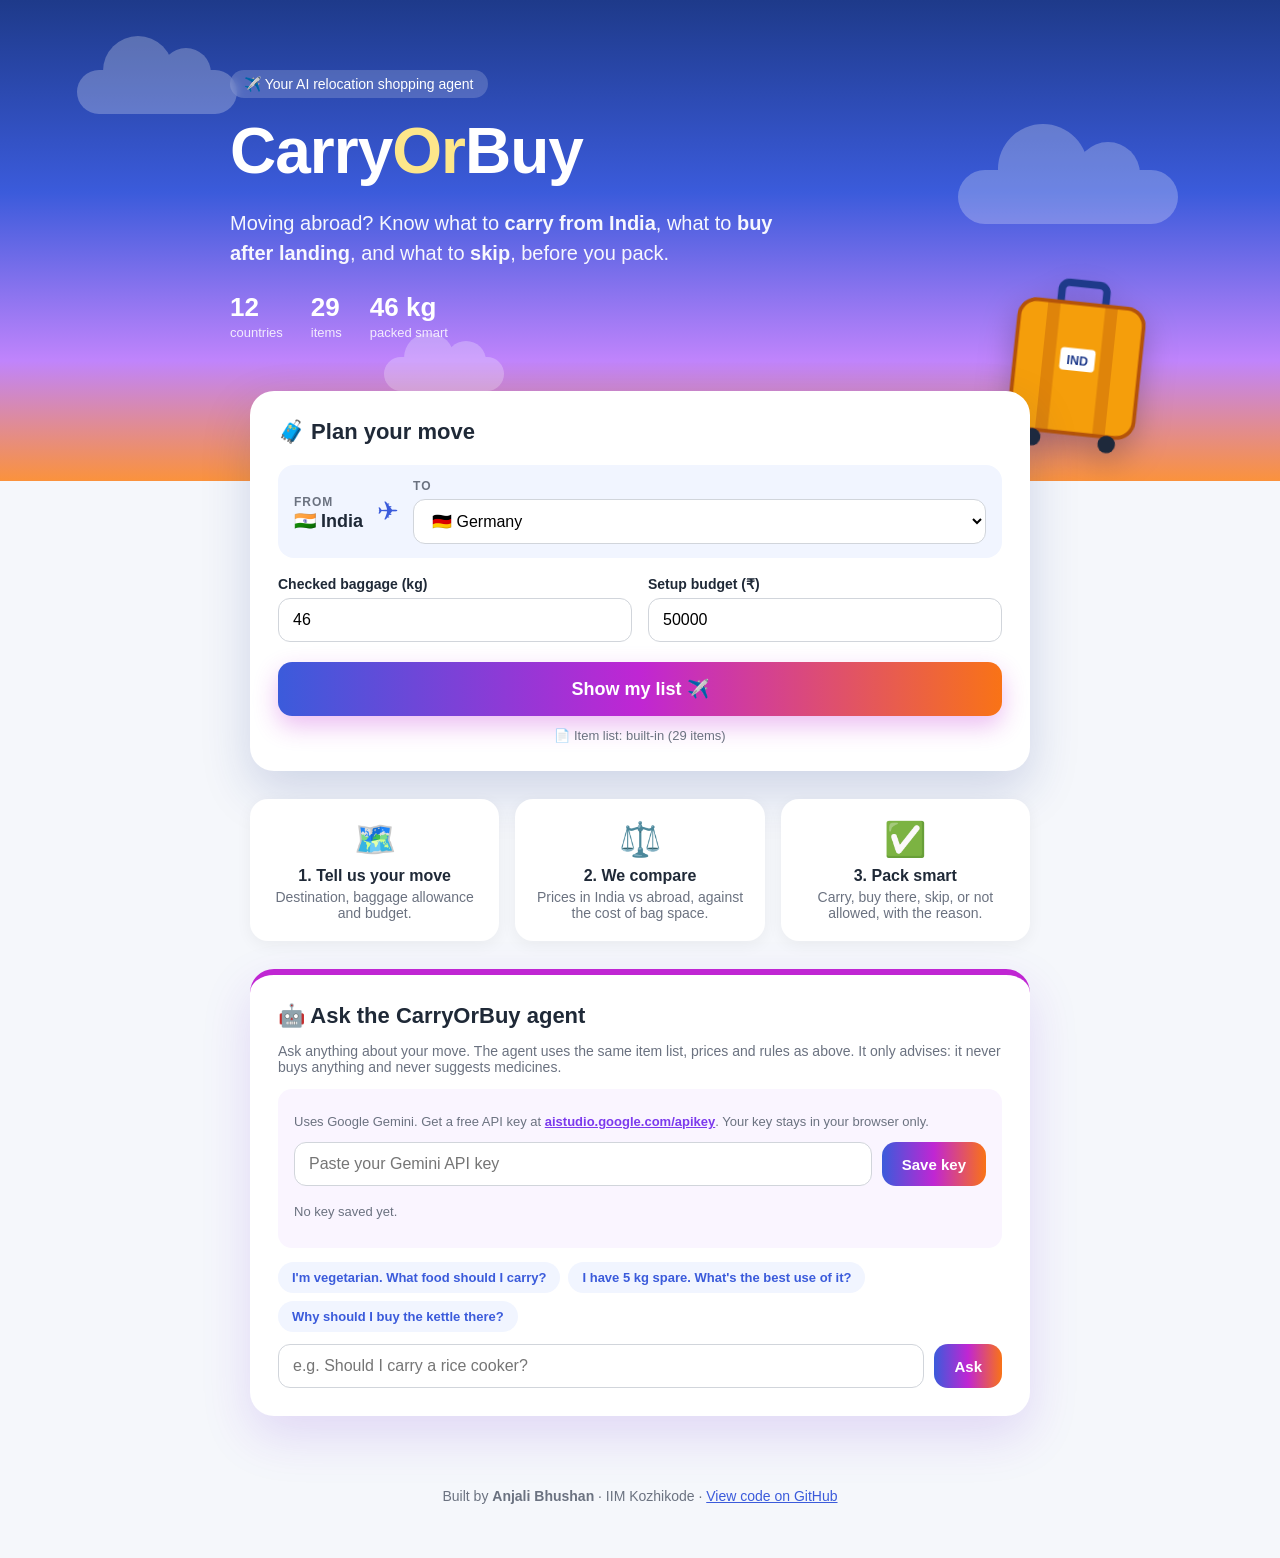
<file: index.html>
<!DOCTYPE html>
<html lang="en">
<head>
  <meta charset="UTF-8">
  <meta name="viewport" content="width=device-width, initial-scale=1.0">
  <title>CarryOrBuy · What to pack when you move abroad</title>
  <meta name="description" content="CarryOrBuy tells Indians moving abroad what to carry from India, what to buy after landing, and what to skip.">
  <link rel="stylesheet" href="style.css?v=6">
</head>
<body>

  <!-- ===== HERO: sky, clouds, flying plane ===== -->
  <header class="hero">
    <div class="cloud c1"></div>
    <div class="cloud c2"></div>
    <div class="cloud c3"></div>

    <!-- Plane drawn in code (SVG), flies across the sky -->
    <svg class="plane" viewBox="0 0 64 64" aria-hidden="true">
      <path fill="#ffffff" d="M62 30c0-2-2-3-4-3H40L26 6h-6l7 21H14l-5-6H4l3 11-3 11h5l5-6h13l-7 21h6l14-21h18c2 0 4-1 4-3z"/>
    </svg>

    <div class="hero-inner">
      <span class="tag">✈️ Your AI relocation shopping agent</span>
      <h1>Carry<span>Or</span>Buy</h1>
      <p class="tagline">Moving abroad? Know what to <b>carry from India</b>, what to <b>buy after landing</b>, and what to <b>skip</b>, before you pack.</p>
      <div class="stats">
        <div><strong>12</strong><span>countries</span></div>
        <div><strong>29</strong><span>items</span></div>
        <div><strong>46 kg</strong><span>packed smart</span></div>
      </div>
    </div>

    <!-- Suitcase illustration drawn in code (SVG) -->
    <svg class="suitcase" viewBox="0 0 120 140" aria-hidden="true">
      <rect x="42" y="6" width="36" height="20" rx="6" fill="none" stroke="#1e3a8a" stroke-width="6"/>
      <rect x="10" y="22" width="100" height="104" rx="14" fill="#f59e0b"/>
      <rect x="10" y="22" width="100" height="104" rx="14" fill="none" stroke="#b45309" stroke-width="3"/>
      <rect x="32" y="22" width="10" height="104" fill="#b45309" opacity=".35"/>
      <rect x="78" y="22" width="10" height="104" fill="#b45309" opacity=".35"/>
      <circle cx="30" cy="132" r="7" fill="#1e293b"/>
      <circle cx="90" cy="132" r="7" fill="#1e293b"/>
      <rect x="46" y="58" width="28" height="18" rx="3" fill="#fff"/>
      <text x="60" y="71" font-size="10" text-anchor="middle" fill="#1e3a8a" font-family="Arial" font-weight="bold">IND</text>
    </svg>
  </header>

  <main>
    <!-- ===== FORM CARD ===== -->
    <section class="planner">
      <h2>🧳 Plan your move</h2>

      <div class="route">
        <div class="from"><span class="small">From</span><strong>🇮🇳 India</strong></div>
        <div class="arrow">✈</div>
        <div class="to">
          <label for="country" class="small">To</label>
          <select id="country">
            <option value="Germany">🇩🇪 Germany</option>
            <option value="UK">🇬🇧 UK</option>
            <option value="US">🇺🇸 US</option>
            <option value="France">🇫🇷 France</option>
            <option value="Spain">🇪🇸 Spain</option>
            <option value="Italy">🇮🇹 Italy</option>
            <option value="Ireland">🇮🇪 Ireland</option>
            <option value="Canada">🇨🇦 Canada</option>
            <option value="Australia">🇦🇺 Australia</option>
            <option value="New Zealand">🇳🇿 New Zealand</option>
            <option value="UAE">🇦🇪 UAE</option>
            <option value="Russia">🇷🇺 Russia</option>
          </select>
        </div>
      </div>

      <div class="two-col">
        <div>
          <label for="baggage">Checked baggage (kg)</label>
          <input type="number" id="baggage" value="46" min="0">
        </div>
        <div>
          <label for="budget">Setup budget (₹)</label>
          <input type="number" id="budget" value="50000" min="0">
        </div>
      </div>

      <button id="checkBtn">Show my list ✈️</button>
      <p id="source" class="source"></p>
    </section>

    <!-- ===== HOW IT WORKS ===== -->
    <section class="how">
      <div class="step"><div class="icon">🗺️</div><h3>1. Tell us your move</h3><p>Destination, baggage allowance and budget.</p></div>
      <div class="step"><div class="icon">⚖️</div><h3>2. We compare</h3><p>Prices in India vs abroad, against the cost of bag space.</p></div>
      <div class="step"><div class="icon">✅</div><h3>3. Pack smart</h3><p>Carry, buy there, skip, or not allowed, with the reason.</p></div>
    </section>

    <!-- ===== RESULTS appear here ===== -->
    <div id="results"></div>

    <!-- ===== AI AGENT ===== -->
    <section class="agent">
      <h2>🤖 Ask the CarryOrBuy agent</h2>
      <p class="muted">Ask anything about your move. The agent uses the same item list, prices and rules as above.
        It only advises: it never buys anything and never suggests medicines.</p>

      <div class="keybox">
        <p class="small-text">Uses Google Gemini. Get a free API key at
          <a href="https://aistudio.google.com/apikey" target="_blank" rel="noopener">aistudio.google.com/apikey</a>.
          Your key stays in your browser only.</p>
        <div id="keyRow" class="row">
          <input type="password" id="apiKey" placeholder="Paste your Gemini API key">
          <button id="saveKeyBtn" class="small-btn">Save key</button>
        </div>
        <p><span id="keyStatus" class="small-text"></span>
          <button id="forgetBtn" class="link-btn">Forget key</button></p>
      </div>

      <div class="chips">
        <button class="chip">I'm vegetarian. What food should I carry?</button>
        <button class="chip">I have 5 kg spare. What's the best use of it?</button>
        <button class="chip">Why should I buy the kettle there?</button>
      </div>

      <div id="chatLog" class="chat-log"></div>
      <div class="row">
        <input type="text" id="chatInput" placeholder="e.g. Should I carry a rice cooker?">
        <button id="askBtn" class="small-btn">Ask</button>
      </div>
    </section>

  </main>

  <footer>
    <p>Built by <strong>Anjali Bhushan</strong> · IIM Kozhikode ·
      <a href="https://github.com/anjali-bhushan/carryorbuy" target="_blank" rel="noopener">View code on GitHub</a></p>
  </footer>

  <script src="data.js?v=5"></script>
  <script src="app.js?v=5"></script>
  <script src="agent.js?v=5"></script>
</body>
</html>
</file>
<file: style.css>
/* ============ CarryOrBuy design ============ */

* { box-sizing: border-box; }

body {
  margin: 0;
  font-family: -apple-system, "Segoe UI", Roboto, Helvetica, Arial, sans-serif;
  color: #1f2937;
  background: #f5f7fb;
}

/* ---------- HERO: sunset sky ---------- */
.hero {
  position: relative;
  overflow: hidden;
  padding: 70px 20px 140px;
  background: linear-gradient(180deg, #1e3a8a 0%, #3b5bdb 40%, #c084fc 75%, #fb923c 100%);
  color: white;
}

.hero-inner { position: relative; z-index: 2; max-width: 820px; margin: 0 auto; }

.tag {
  display: inline-block;
  padding: 6px 14px;
  border-radius: 999px;
  background: rgba(255, 255, 255, 0.18);
  font-size: 14px;
  backdrop-filter: blur(4px);
}

.hero h1 { font-size: 64px; margin: 16px 0 8px; letter-spacing: -1px; }
.hero h1 span { color: #fde68a; }

.tagline { font-size: 20px; line-height: 1.5; max-width: 560px; opacity: .95; }

.stats { display: flex; gap: 28px; margin-top: 24px; }
.stats strong { display: block; font-size: 26px; }
.stats span { font-size: 13px; opacity: .85; }

/* Clouds */
.cloud {
  position: absolute;
  background: white;
  border-radius: 100px;
  opacity: .25;
  z-index: 1;
}
.cloud::before, .cloud::after {
  content: "";
  position: absolute;
  background: white;
  border-radius: 50%;
}
.c1 { width: 160px; height: 44px; top: 70px; left: 6%; }
.c1::before { width: 70px; height: 70px; top: -34px; left: 26px; }
.c1::after  { width: 50px; height: 50px; top: -22px; left: 84px; }
.c2 { width: 220px; height: 54px; top: 170px; right: 8%; animation: drift 30s linear infinite; }
.c2::before { width: 90px; height: 90px; top: -46px; left: 40px; }
.c2::after  { width: 64px; height: 64px; top: -28px; left: 118px; }
.c3 { width: 120px; height: 34px; bottom: 90px; left: 30%; }
.c3::before { width: 50px; height: 50px; top: -24px; left: 20px; }
.c3::after  { width: 40px; height: 40px; top: -16px; left: 62px; }

@keyframes drift { from { transform: translateX(0); } to { transform: translateX(-60px); } }

/* Flying plane */
.plane {
  position: absolute;
  width: 54px;
  top: 40px;
  left: -80px;
  z-index: 2;
  animation: fly 14s linear infinite;
  filter: drop-shadow(0 4px 6px rgba(0,0,0,.25));
}
@keyframes fly {
  0%   { transform: translate(0, 60px) rotate(-8deg); }
  100% { transform: translate(115vw, -20px) rotate(-8deg); }
}

/* Suitcase */
.suitcase {
  position: absolute;
  right: 10%;
  bottom: 30px;
  width: 150px;
  z-index: 2;
  transform: rotate(6deg);
  animation: bob 4s ease-in-out infinite;
  filter: drop-shadow(0 12px 16px rgba(0,0,0,.25));
}
@keyframes bob { 0%,100% { transform: rotate(6deg) translateY(0); } 50% { transform: rotate(6deg) translateY(-10px); } }

/* ---------- MAIN ---------- */
main { max-width: 820px; margin: -90px auto 0; padding: 0 20px; position: relative; z-index: 3; }

.planner {
  background: white;
  border-radius: 24px;
  padding: 28px;
  box-shadow: 0 20px 50px rgba(30, 58, 138, 0.18);
}
.planner h2 { margin: 0 0 20px; font-size: 22px; }

.route {
  display: flex;
  align-items: center;
  gap: 14px;
  background: #f1f5ff;
  border-radius: 16px;
  padding: 14px 16px;
  margin-bottom: 18px;
}
.from strong { font-size: 18px; display: block; }
.small { font-size: 12px; text-transform: uppercase; letter-spacing: 1px; color: #6b7280; font-weight: 700; }
.arrow { font-size: 26px; color: #3b5bdb; }
.to { flex: 1; }

.two-col { display: grid; grid-template-columns: 1fr 1fr; gap: 16px; margin-bottom: 20px; }

label { display: block; font-weight: 600; font-size: 14px; margin-bottom: 6px; }

select, input {
  width: 100%;
  padding: 12px 14px;
  font-size: 16px;
  border: 1px solid #d1d5db;
  border-radius: 12px;
  background: white;
}
select:focus, input:focus { outline: none; border-color: #3b5bdb; box-shadow: 0 0 0 3px rgba(59,91,219,.2); }

button {
  width: 100%;
  padding: 16px;
  font-size: 18px;
  font-weight: 700;
  color: white;
  border: none;
  border-radius: 14px;
  cursor: pointer;
  background: linear-gradient(90deg, #3b5bdb, #c026d3, #f97316);
  box-shadow: 0 10px 24px rgba(192, 38, 211, .3);
  transition: transform .15s;
}
button:hover { transform: translateY(-2px); }

/* How it works */
.how { display: grid; grid-template-columns: repeat(3, 1fr); gap: 16px; margin: 28px 0; }
.step { background: white; border-radius: 18px; padding: 20px; text-align: center; box-shadow: 0 4px 16px rgba(0,0,0,.05); }
.step .icon { font-size: 34px; }
.step h3 { font-size: 16px; margin: 8px 0 4px; }
.step p { font-size: 14px; color: #6b7280; margin: 0; }

/* ---------- RESULTS ---------- */
.card {
  background: white;
  border-radius: 20px;
  padding: 22px 24px;
  margin: 20px 0;
  box-shadow: 0 6px 24px rgba(0, 0, 0, 0.06);
}
.card h3 { margin: 0 0 14px; font-size: 19px; }

.summary { background: linear-gradient(135deg, #1e3a8a, #6d28d9); color: white; }
.summary h2 { margin: 0 0 4px; }
.summary .muted { color: #c7d2fe; }

.tiles { display: grid; grid-template-columns: repeat(4, 1fr); gap: 10px; margin: 18px 0; }
.tile { background: rgba(255,255,255,.12); border-radius: 14px; padding: 12px; text-align: center; }
.tile strong { display: block; font-size: 28px; }
.tile span { font-size: 13px; }

.muted { color: #6b7280; font-size: 14px; }

.pill { display: inline-block; padding: 4px 12px; border-radius: 999px; font-size: 13px; font-weight: 700; white-space: nowrap; }
.pill.carry { background: #dcfce7; color: #166534; }
.pill.buy   { background: #dbeafe; color: #1e40af; }
.pill.skip  { background: #f3f4f6; color: #4b5563; }
.pill.no    { background: #fee2e2; color: #991b1b; }

.meter { height: 14px; background: rgba(255,255,255,.25); border-radius: 999px; overflow: hidden; margin: 6px 0 16px; }
.meter .fill { height: 100%; background: linear-gradient(90deg, #4ade80, #fde68a); border-radius: 999px; }
.meter .fill.over { background: #ef4444; }
.warn { color: #fecaca; font-weight: 700; }

.item { border-left: 4px solid #e5e7eb; padding: 12px 0 12px 14px; margin-bottom: 10px; }
.item.carry { border-color: #22c55e; }
.item.buy   { border-color: #3b82f6; }
.item.skip  { border-color: #9ca3af; }
.item.no    { border-color: #ef4444; background: #fef2f2; border-radius: 0 10px 10px 0; }
.item-top { display: flex; justify-content: space-between; align-items: center; gap: 10px; }
.name { font-weight: 600; }
.why  { font-size: 14px; color: #374151; margin: 6px 0 4px; }
.note { font-size: 13px; color: #6b7280; margin: 4px 0; font-style: italic; }
.links { font-size: 13px; margin: 4px 0 0; }
.links a { color: #3b5bdb; font-weight: 600; text-decoration: none; }
.links a:hover { text-decoration: underline; }

.disclaimer { font-size: 12px; color: #6b7280; text-align: center; margin: 24px 0; line-height: 1.6; }

footer { text-align: center; padding: 30px 20px 40px; color: #6b7280; font-size: 14px; }
footer a { color: #3b5bdb; }

/* ---------- PHONES ---------- */
@media (max-width: 640px) {
  .hero { padding: 50px 18px 130px; }
  .hero h1 { font-size: 44px; }
  .tagline { font-size: 17px; }
  .suitcase { width: 90px; right: 6%; bottom: 20px; }
  .two-col, .how { grid-template-columns: 1fr; }
  .tiles { grid-template-columns: repeat(2, 1fr); }
  .route { flex-wrap: wrap; }
}

/* ---------- Download button, data source ---------- */
.source { text-align: center; font-size: 13px; color: #6b7280; margin: 12px 0 0; }
button.secondary {
  margin-top: 6px;
  background: white;
  color: #3b5bdb;
  box-shadow: none;
  font-size: 15px;
  padding: 12px;
}

/* ---------- AI agent ---------- */
.agent {
  background: white;
  border-radius: 24px;
  padding: 28px;
  margin: 28px 0;
  box-shadow: 0 20px 50px rgba(109, 40, 217, 0.15);
  border-top: 6px solid #c026d3;
}
.agent h2 { margin: 0 0 6px; font-size: 22px; }
.keybox { background: #faf5ff; border-radius: 14px; padding: 12px 16px; margin: 14px 0; }
.small-text { font-size: 13px; color: #6b7280; }
.keybox a { color: #7c3aed; font-weight: 600; }
.row { display: flex; gap: 10px; }
.row input { flex: 1; }
.small-btn { width: auto; padding: 12px 20px; font-size: 15px; box-shadow: none; }
.link-btn { width: auto; background: none; color: #7c3aed; padding: 0 0 0 8px; font-size: 13px; box-shadow: none; text-decoration: underline; }
.link-btn:hover { transform: none; }

.chips { display: flex; flex-wrap: wrap; gap: 8px; margin-bottom: 12px; }
.chip {
  width: auto;
  background: #f1f5ff;
  color: #3b5bdb;
  font-size: 13px;
  font-weight: 600;
  padding: 8px 14px;
  border-radius: 999px;
  box-shadow: none;
}

.chat-log { max-height: 420px; overflow-y: auto; margin-bottom: 12px; }
.chat-log:empty { display: none; }
.msg { padding: 10px 14px; border-radius: 14px; margin: 8px 0; white-space: normal; font-size: 15px; line-height: 1.5; max-width: 90%; }
.msg.user { background: #3b5bdb; color: white; margin-left: auto; }
.msg.bot  { background: #f3f4f6; color: #1f2937; }

@media (max-width: 640px) {
  .row { flex-direction: column; }
  .small-btn { width: 100%; }
}

.msg.bot p { margin: 4px 0; }
.msg.bot ul { margin: 4px 0 8px; padding-left: 20px; }
.msg.bot li { margin: 3px 0; }
.msg.bot h4 { margin: 10px 0 4px; font-size: 15px; color: #6d28d9; }
.msg.bot hr { border: none; border-top: 1px solid #e5e7eb; margin: 10px 0; }
</file>
